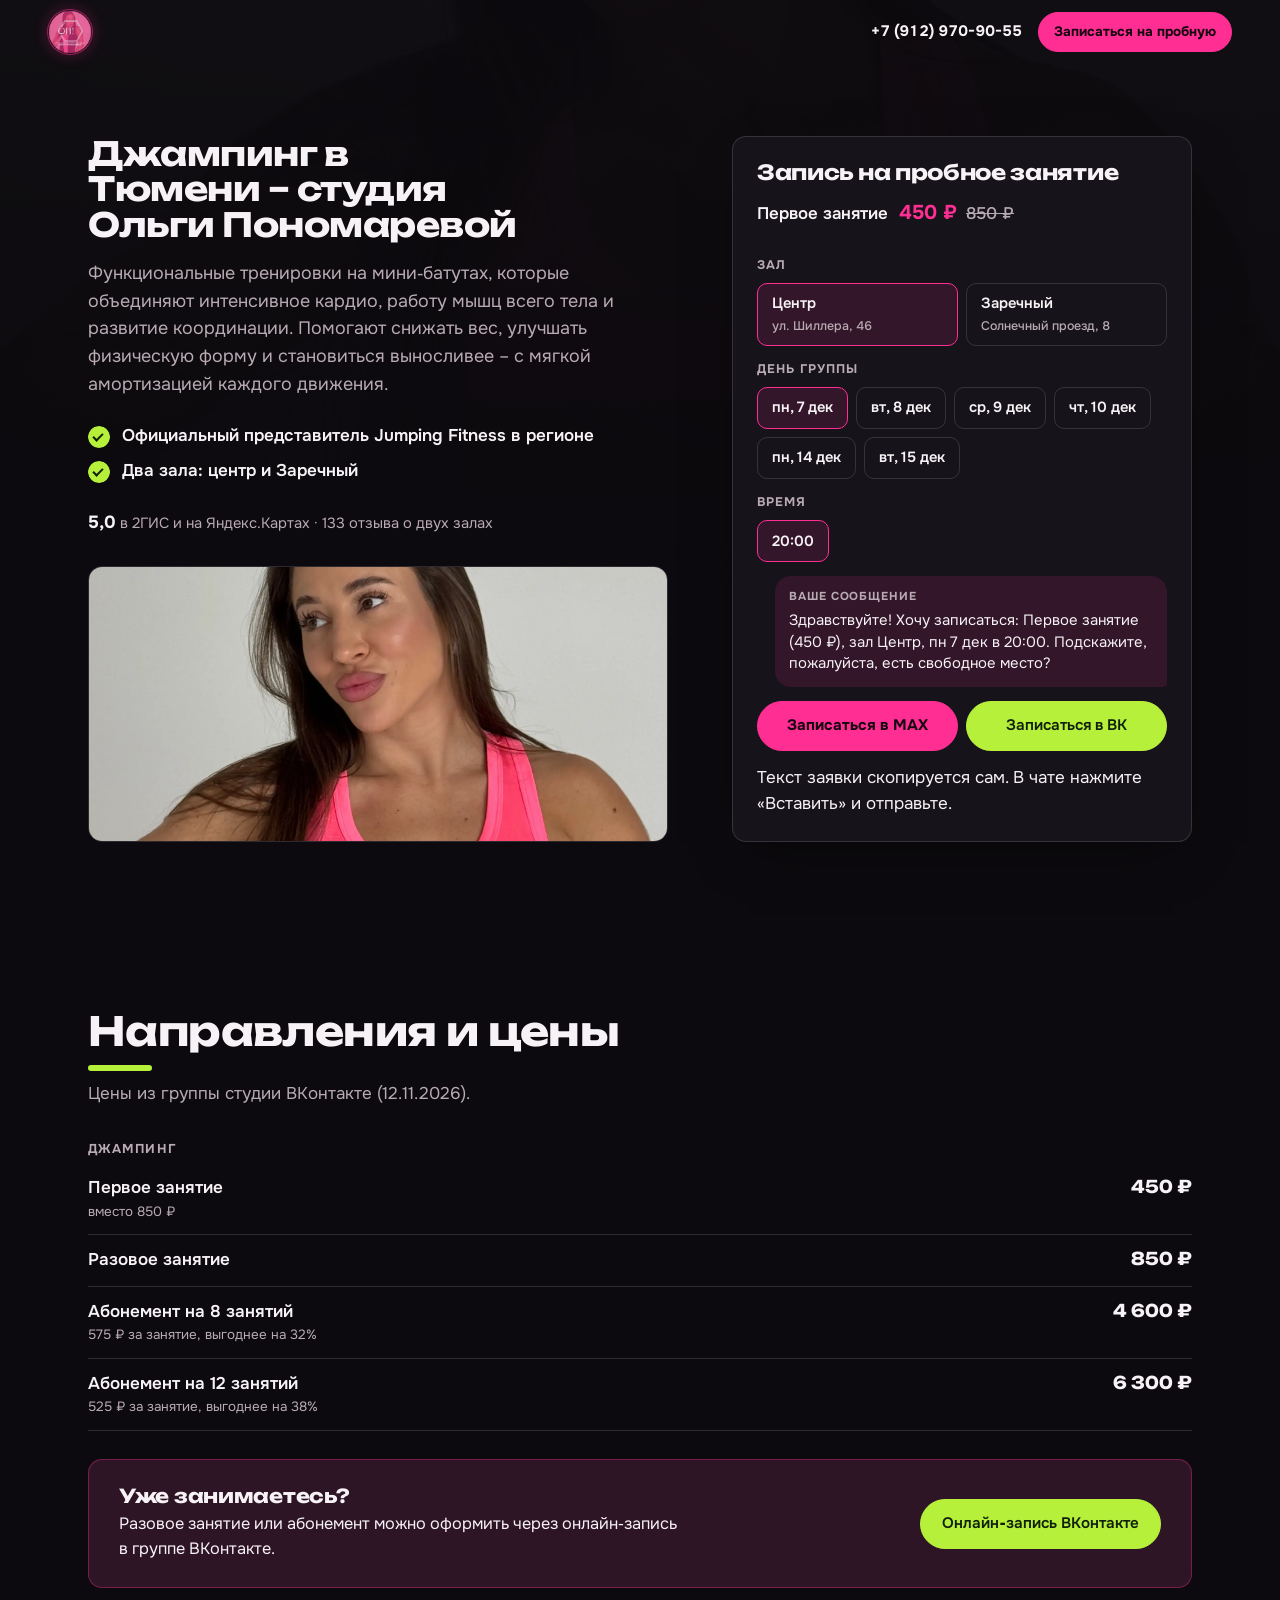
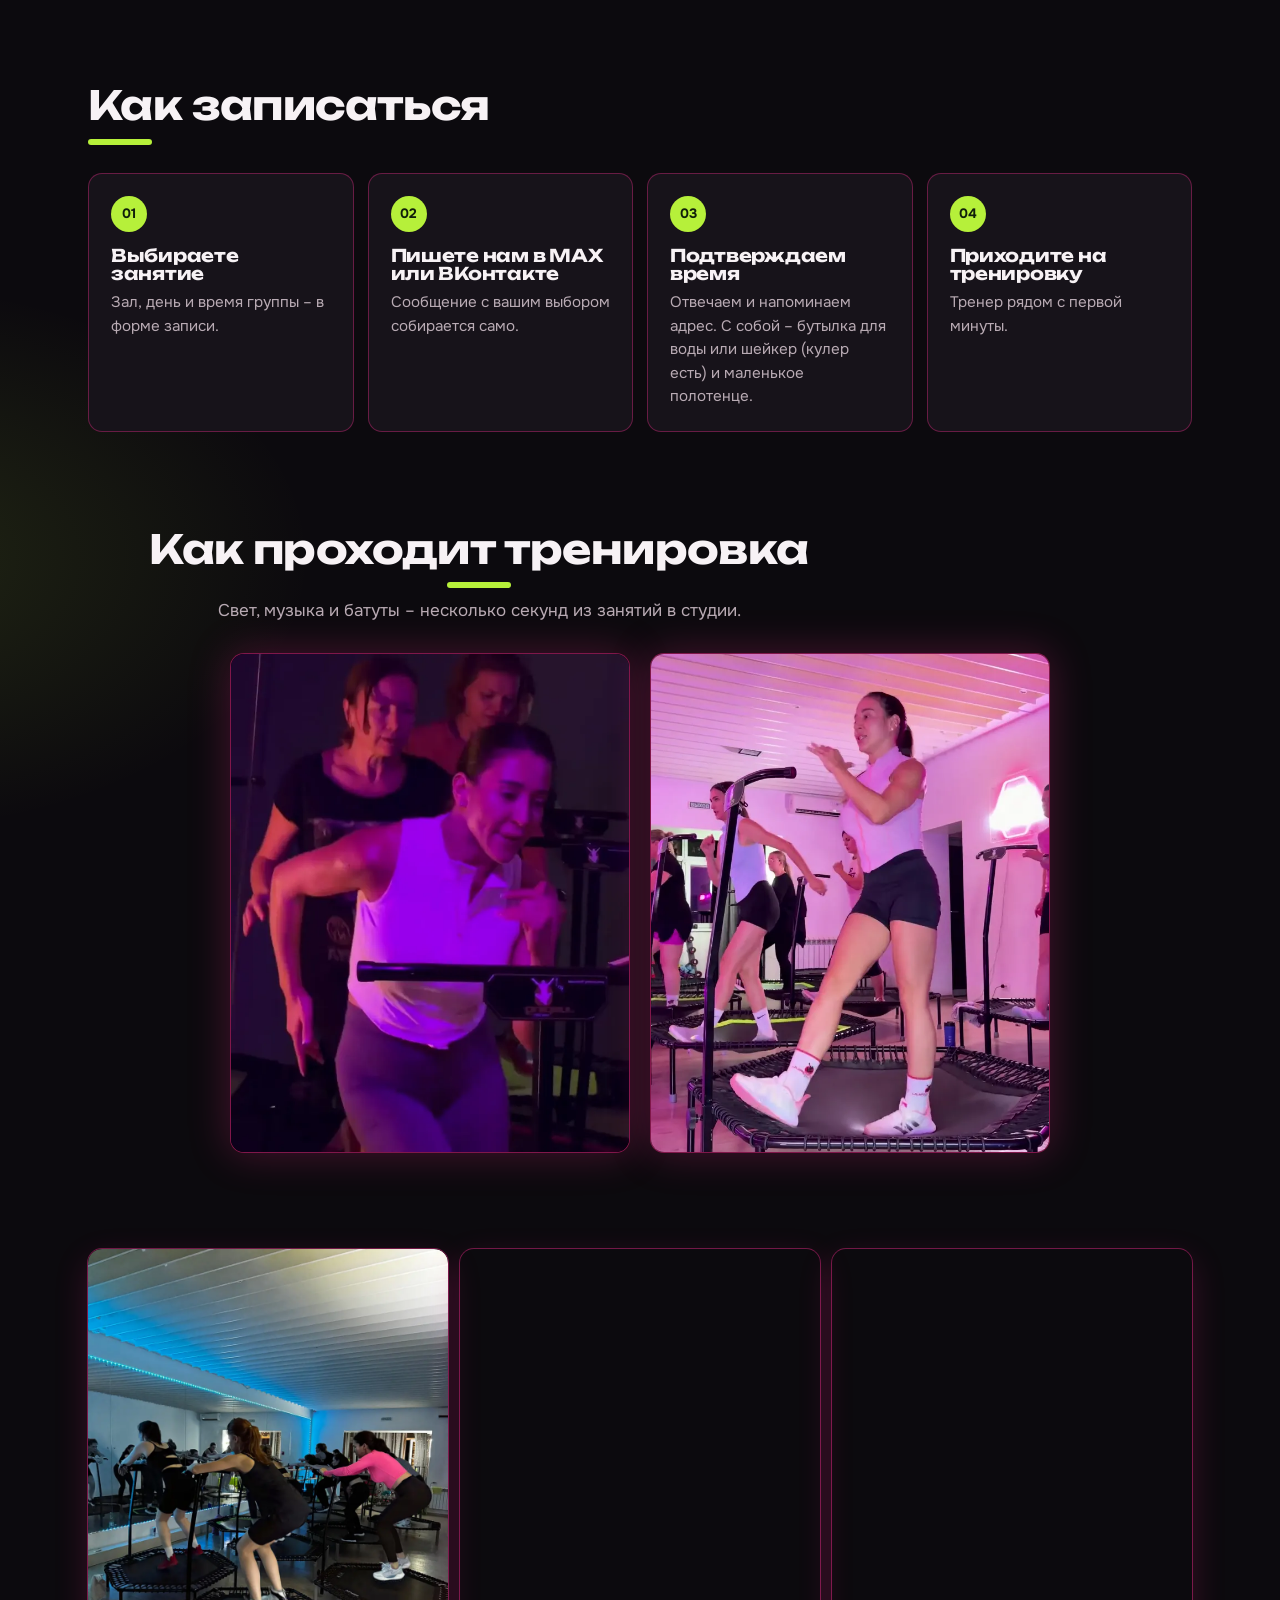
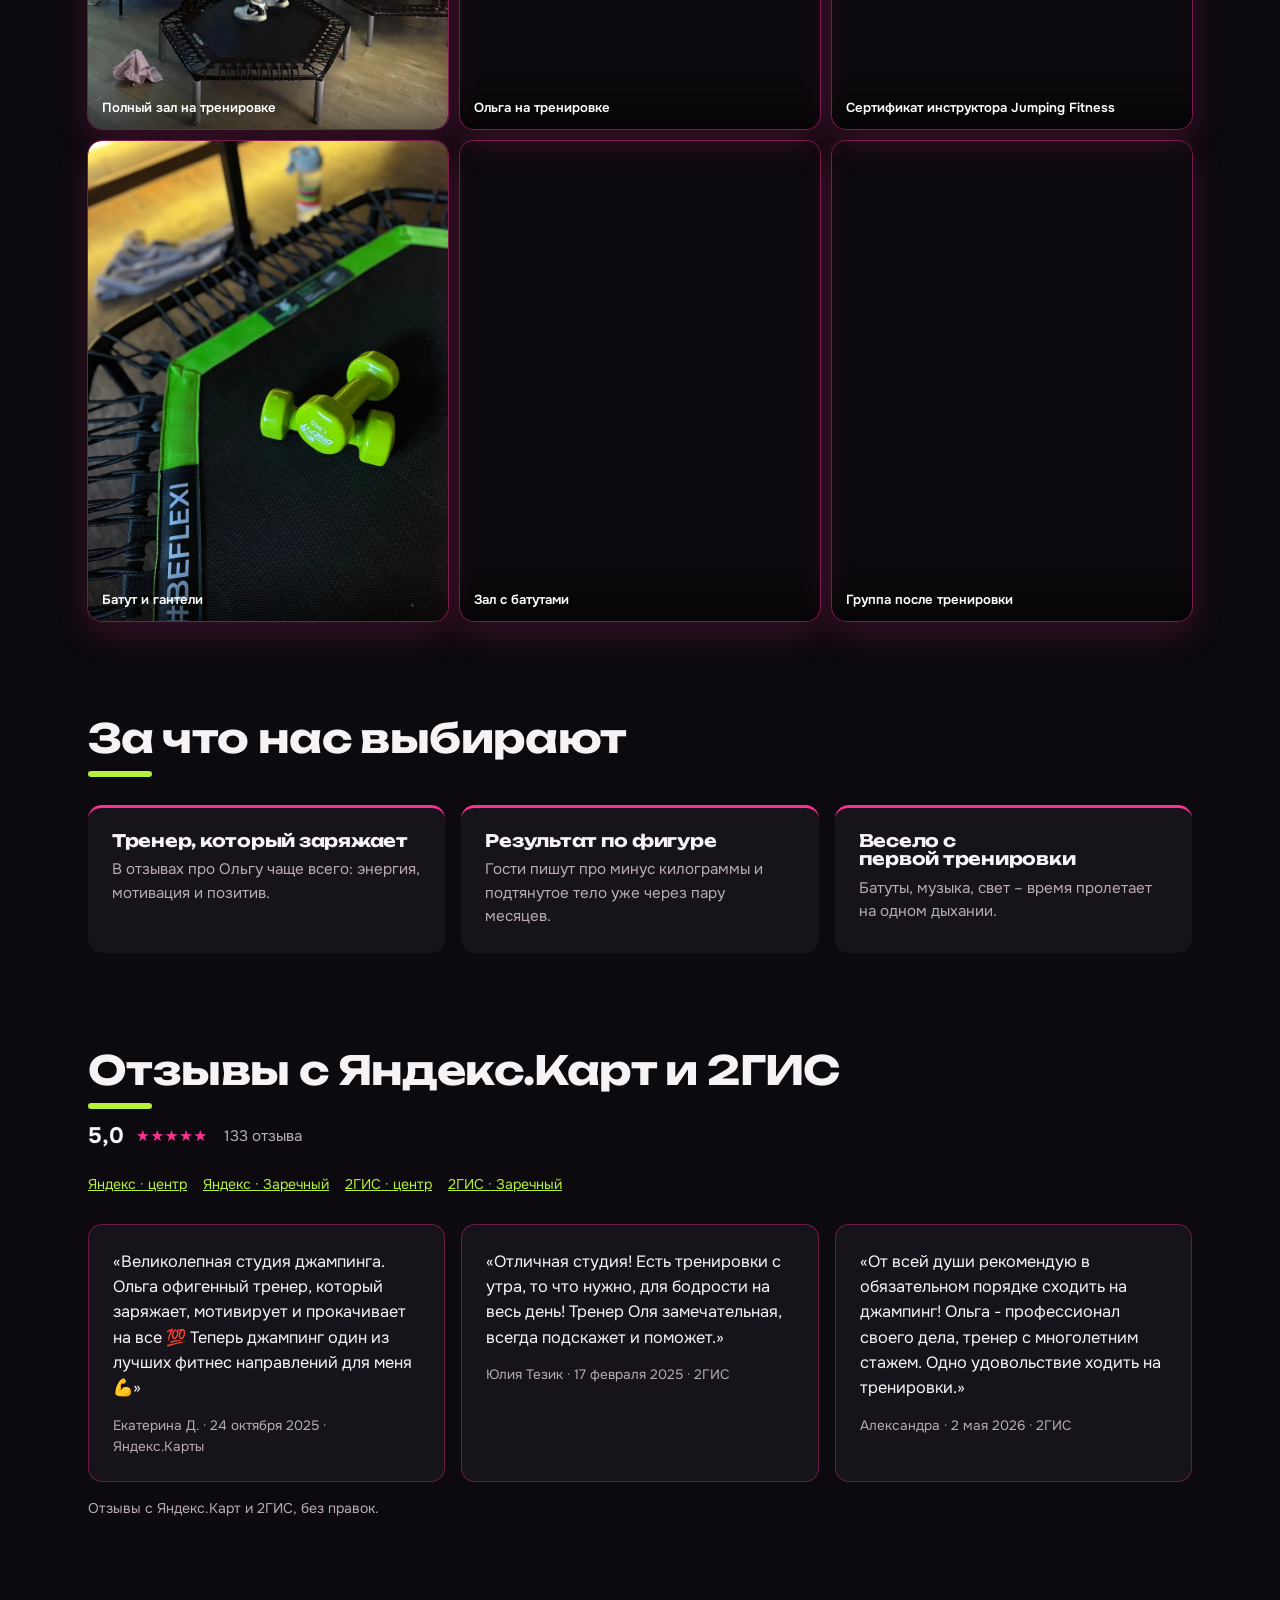
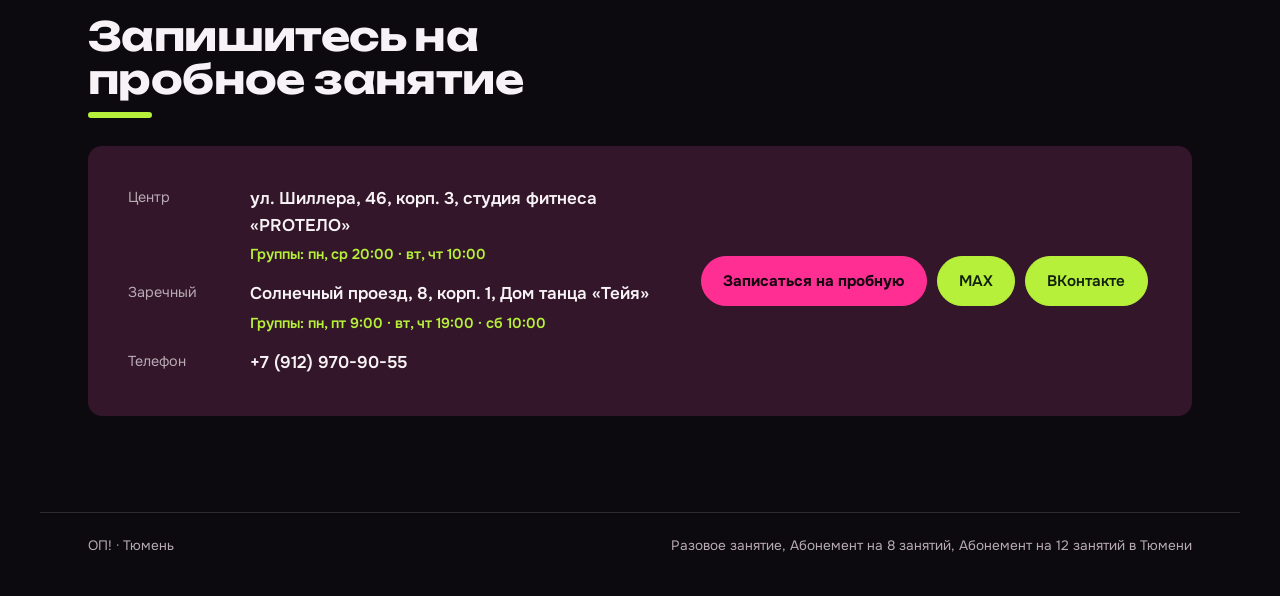
<file: index.html>
<!doctype html>
<html lang="ru">
<head>
<meta charset="utf-8">
<meta name="viewport" content="width=device-width, initial-scale=1, viewport-fit=cover">
<title>Джампинг в Тюмени – студия ОП! Ольги Пономаревой</title>
<meta name="description" content="Функциональные тренировки на мини‑батутах, которые объединяют интенсивное кардио, работу мышц всего тела и развитие координации. Помогают снижать вес, улучшать физическую форму и становиться выносливее – с мягкой амортизацией каждого движения.">
<meta property="og:type" content="website">
<meta property="og:title" content="Джампинг в Тюмени – студия ОП! Ольги Пономаревой">
<meta property="og:description" content="Функциональные тренировки на мини‑батутах, которые объединяют интенсивное кардио, работу мышц всего тела и развитие координации. Помогают снижать вес, улучшать физическую форму и становиться выносливее – с мягкой амортизацией каждого движения.">
<meta property="og:image" content="assets/hero.webp">
<link rel="preload" as="image" href="assets/hero.webp" fetchpriority="high">
<link rel="icon" type="image/png" sizes="48x48" href="assets/favicon-48.png">
<link rel="apple-touch-icon" sizes="180x180" href="assets/favicon-180.png">
<link rel="preconnect" href="https://fonts.googleapis.com">
<link rel="preconnect" href="https://fonts.gstatic.com" crossorigin>
<link href="https://fonts.googleapis.com/css2?family=Unbounded:wght@500;600&family=Onest:wght@400;500;600&display=swap" rel="stylesheet">
<style>
:root { --c-canvas: #0c0a0e; --c-surface: #17131a; --c-ink: #f7f2f5; --c-ink-soft: #b9abb4; --c-accent: #ff2e93; --c-accent-ink: #16060f; --c-accent-deep: #b6f03a; --f-display: "Unbounded", "Arial Black", system-ui, sans-serif; --f-text: "Onest", "Segoe UI", system-ui, sans-serif; --h1k: 0.8; }
</style>
<link rel="stylesheet" href="style-prod.css">
<!-- Yandex.Metrika counter -->
<script type="text/javascript">
    (function(m,e,t,r,i,k,a){
        m[i]=m[i]||function(){(m[i].a=m[i].a||[]).push(arguments)};
        m[i].l=1*new Date();
        for (var j = 0; j < document.scripts.length; j++) {if (document.scripts[j].src === r) { return; }}
        k=e.createElement(t),a=e.getElementsByTagName(t)[0],k.async=1,k.src=r,a.parentNode.insertBefore(k,a)
    })(window, document,'script','https://mc.yandex.ru/metrika/tag.js?id=114275667', 'ym');

    ym(114275667, 'init', {ssr:true, webvisor:true, clickmap:true, ecommerce:"dataLayer", referrer: document.referrer, url: location.href, accurateTrackBounce:true, trackLinks:true});
</script>
<noscript><div><img src="https://mc.yandex.ru/watch/114275667" style="position:absolute; left:-9999px;" alt="" /></div></noscript>
<!-- /Yandex.Metrika counter -->
</head>
<body class="s-prod" id="top" data-wa="" data-tg="jumpingtyumen" data-max="" data-chat="https://vk.me/jumpingtyumen">
<header class="s-bar" data-s-bar>
  <a class="s-bar__brand s-bar__brand--logo" href="#top"><img src="assets/logo-round.webp" alt="" width="128" height="128"><span class="s-vh">ОП!</span></a>
  <div class="s-bar__right">
    <a class="s-bar__tel" href="tel:+79129709055">+7 (912) 970-90-55</a>
    <a class="s-btn s-btn--sm" href="#widget">Записаться на пробную</a>
  </div>
</header>
<main>
  <section class="s-hero">
    <div class="s-hero__text">
      <h1>Джампинг в Тюмени – студия Ольги Пономаревой</h1>
      <p class="s-lead">Функциональные тренировки на мини‑батутах, которые объединяют интенсивное кардио, работу мышц всего тела и развитие координации. Помогают снижать вес, улучшать физическую форму и становиться выносливее – с мягкой амортизацией каждого движения.</p>
      <ul class="s-ticks"><li>Официальный представитель Jumping Fitness в регионе</li><li>Два зала: центр и Заречный</li></ul>
      <p class="s-rating"><b>5,0</b> в 2ГИС и на Яндекс.Картах · 133 отзыва о двух залах</p>
      <figure class="s-hero__photo"><img class="" src="assets/hero.webp" alt="Ольга Пономарева в форме Jumping Fitness Official Russia Team" loading="lazy" decoding="async"></figure>
    </div>
    <div class="s-hero__widget" id="widget"><form class="s-widget" data-s-booking data-days="6" data-closed="" data-schedule="{&quot;Центр&quot;:{&quot;1&quot;:[&quot;20:00&quot;],&quot;2&quot;:[&quot;10:00&quot;],&quot;3&quot;:[&quot;20:00&quot;],&quot;4&quot;:[&quot;10:00&quot;]},&quot;Заречный&quot;:{&quot;1&quot;:[&quot;09:00&quot;],&quot;2&quot;:[&quot;19:00&quot;],&quot;4&quot;:[&quot;19:00&quot;],&quot;5&quot;:[&quot;09:00&quot;],&quot;6&quot;:[&quot;10:00&quot;]}}" data-message="Здравствуйте! Хочу записаться: {услуга}, зал {зал}, {день} в {время}. Подскажите, пожалуйста, есть свободное место?" onsubmit="return false">
      <h2 class="s-widget__title">Запись на пробное занятие</h2>
      <p class="s-offer"><input type="radio" name="svc" value="0" data-name="Первое занятие" data-price="450" hidden checked>Первое занятие <b>450 ₽</b> <s>850 ₽</s></p>
      <fieldset><legend>Зал</legend><div class="s-chips s-locs"><label class="s-chip s-chip--row"><input type="radio" name="loc" value="Центр" checked><span>Центр</span><b class="s-loc">ул. Шиллера, 46</b></label><label class="s-chip s-chip--row"><input type="radio" name="loc" value="Заречный"><span>Заречный</span><b class="s-loc">Солнечный проезд, 8</b></label></div></fieldset>
      <fieldset><legend>День группы</legend><div class="s-chips" data-s-days></div></fieldset>
      <fieldset><legend>Время</legend><div class="s-chips" data-s-times></div></fieldset>
      <div class="s-bubble" aria-live="polite"><span class="s-bubble__label">Ваше сообщение</span><p data-s-bubble></p></div>
      <div class="s-send">
        <a class="s-btn s-btn--wide" data-s-msg="chat" data-href="https://max.ru/u/f9LHodD0cOLrd97jFkdBSFUIZ3hL_hq2BAzHz7ZETGYdhFfhDaS79tmNMVQ" href="#">Записаться в MAX</a>
        <a class="s-btn s-btn--wide s-btn--ghost" data-s-msg="chat" data-href="https://vk.me/jumpingtyumen" href="#">Записаться в ВК</a>
      </div>
      <p class="s-send__hint">Текст заявки скопируется сам. В чате нажмите «Вставить» и отправьте.</p>
      <p class="s-send__note" data-s-copied hidden>Готово: текст заявки скопирован. Откройте чат, нажмите «Вставить» и отправьте.</p>
      
    </form></div>
    <figure class="s-hero__bg" aria-hidden="true"><img class="" src="assets/hero.webp" alt="Ольга Пономарева в форме Jumping Fitness Official Russia Team" decoding="async" fetchpriority="high"></figure>
  </section>

  

  <section class="s-section s-reveal" id="prices">
    <header class="s-section__head"><h2>Направления и цены</h2><p>Цены из группы студии ВКонтакте (12.11.2026).</p></header>
    <div class="s-board"><div class="s-board__group">
      <h3 class="s-board__title">Джампинг</h3>
      <ul class="s-board__list">
        <li class="s-board__row"><span class="s-board__name">Первое занятие<em>вместо 850 ₽</em></span><span class="s-board__dots" aria-hidden="true"></span><span class="s-board__price">450 ₽</span></li>
        <li class="s-board__row"><span class="s-board__name">Разовое занятие</span><span class="s-board__dots" aria-hidden="true"></span><span class="s-board__price">850 ₽</span></li>
        <li class="s-board__row"><span class="s-board__name">Абонемент на 8 занятий<em>575 ₽ за занятие, выгоднее на 32%</em></span><span class="s-board__dots" aria-hidden="true"></span><span class="s-board__price">4 600 ₽</span></li>
        <li class="s-board__row"><span class="s-board__name">Абонемент на 12 занятий<em>525 ₽ за занятие, выгоднее на 38%</em></span><span class="s-board__dots" aria-hidden="true"></span><span class="s-board__price">6 300 ₽</span></li>
      </ul>
    </div></div>
    <div class="s-vkcard"><div><h3>Уже занимаетесь?</h3><p>Разовое занятие или абонемент можно оформить через онлайн‑запись в группе ВКонтакте.</p></div><a class="s-btn s-btn--ghost" href="https://vk.ru/app6277910_-226819091" target="_blank" rel="noopener">Онлайн‑запись ВКонтакте</a></div>
  </section>

  <section class="s-section s-reveal">
    <header class="s-section__head"><h2>Как записаться</h2></header>
    <ol class="s-steps">
      <li class="s-steps__item"><span class="s-steps__n">01</span><h3>Выбираете занятие</h3><p>Зал, день и время группы – в форме записи.</p></li>
      <li class="s-steps__item"><span class="s-steps__n">02</span><h3>Пишете нам в MAX или ВКонтакте</h3><p>Сообщение с вашим выбором собирается само.</p></li>
      <li class="s-steps__item"><span class="s-steps__n">03</span><h3>Подтверждаем время</h3><p>Отвечаем и напоминаем адрес. С собой – бутылка для воды или шейкер (кулер есть) и маленькое полотенце.</p></li>
      <li class="s-steps__item"><span class="s-steps__n">04</span><h3>Приходите на тренировку</h3><p>Тренер рядом с первой минуты.</p></li>
    </ol>
  </section>

  <section class="s-section s-reveal s-vid" id="video">
    <header class="s-section__head"><h2>Как проходит тренировка</h2><p>Свет, музыка и батуты – несколько секунд из занятий в студии.</p></header>
    <div class="s-vid__grid"><figure class="s-vid__box"><video data-src="assets/hero-video.mp4" poster="assets/hero-poster.webp" muted loop playsinline preload="none" aria-label="Тренировка Ольги на батутах"></video></figure><figure class="s-vid__box"><video data-src="assets/video-2.mp4" poster="assets/video-2-poster.webp" muted loop playsinline preload="none" aria-label="Ольга ведет джампинг в розовом зале"></video></figure></div>
  </section>

  <section class="s-photos s-mosaic s-reveal" aria-label="Фото студии"><figure class="m1"><img src="assets/p1.webp" alt="Полный зал на тренировке" loading="lazy" decoding="async"><figcaption>Полный зал на тренировке</figcaption></figure><figure class="m2"><img src="assets/p2.webp" alt="Ольга на тренировке" loading="lazy" decoding="async"><figcaption>Ольга на тренировке</figcaption></figure><figure class="m3"><img src="assets/p3.webp" alt="Сертификат инструктора Jumping Fitness" loading="lazy" decoding="async"><figcaption>Сертификат инструктора Jumping Fitness</figcaption></figure><figure class="m4"><img src="assets/p4.webp" alt="Батут и гантели" loading="lazy" decoding="async"><figcaption>Батут и гантели</figcaption></figure><figure class="m5"><img src="assets/p5.webp" alt="Зал с батутами" loading="lazy" decoding="async"><figcaption>Зал с батутами</figcaption></figure><figure class="m6"><img src="assets/p6.webp" alt="Группа после тренировки" loading="lazy" decoding="async"><figcaption>Группа после тренировки</figcaption></figure></section>

  <section class="s-section s-reveal">
    <header class="s-section__head"><h2>За что нас выбирают</h2></header>
    <ul class="s-promises">
      <li><h3>Тренер, который заряжает</h3><p>В отзывах про Ольгу чаще всего: энергия, мотивация и позитив.</p></li>
      <li><h3>Результат по фигуре</h3><p>Гости пишут про минус килограммы и подтянутое тело уже через пару месяцев.</p></li>
      <li><h3>Весело с первой тренировки</h3><p>Батуты, музыка, свет – время пролетает на одном дыхании.</p></li>
    </ul>
  </section>

  <section class="s-section s-reveal">
    <header class="s-section__head s-section__head--reviews"><h2>Отзывы с Яндекс.Карт и 2ГИС</h2><p class="s-reviews__rating"><span class="s-reviews__num">5,0</span><span class="s-reviews__stars" style="--r: 5" aria-label="рейтинг 5,0 из 5"></span><span class="s-reviews__count">133 отзыва</span></p><p class="s-revlinks"><a href="https://yandex.ru/maps/org/op_/10589528469/reviews/" target="_blank" rel="noopener">Яндекс · центр</a><a href="https://yandex.ru/maps/org/op_/159982340097/reviews/" target="_blank" rel="noopener">Яндекс · Заречный</a><a href="https://2gis.ru/tyumen/firm/70000001092489869/tab/reviews" target="_blank" rel="noopener">2ГИС · центр</a><a href="https://2gis.ru/tyumen/firm/70000001092012764/tab/reviews" target="_blank" rel="noopener">2ГИС · Заречный</a></p></header>
    <ul class="s-reviews">
      <li><blockquote>«Великолепная студия джампинга. Ольга офигенный тренер, который заряжает, мотивирует и прокачивает на все 💯 Теперь джампинг один из лучших фитнес направлений для меня💪»</blockquote><p class="s-reviews__who">Екатерина Д. · 24 октября 2025 · Яндекс.Карты</p></li>
      <li><blockquote>«Отличная студия! Есть тренировки с утра, то что нужно, для бодрости на весь день! Тренер Оля замечательная, всегда подскажет и поможет.»</blockquote><p class="s-reviews__who">Юлия Тезик · 17 февраля 2025 · 2ГИС</p></li>
      <li><blockquote>«От всей души рекомендую в обязательном порядке сходить на джампинг! Ольга - профессионал своего дела, тренер с многолетним стажем. Одно удовольствие ходить на тренировки.»</blockquote><p class="s-reviews__who">Александра · 2 мая 2026 · 2ГИС</p></li>
    </ul>
    <p class="s-note">Отзывы с Яндекс.Карт и 2ГИС, без правок.</p>
  </section>

  

  <section class="s-section s-final s-reveal" id="contacts">
    <header class="s-section__head"><h2>Запишитесь на пробное занятие</h2></header>
    <div class="s-contacts">
      <dl>
        <div><dt>Центр</dt><dd>ул. Шиллера, 46, корп. 3, студия фитнеса «PROТЕЛО»<br><span class="s-sched">Группы: пн, ср 20:00 · вт, чт 10:00</span></dd></div>
        <div><dt>Заречный</dt><dd>Солнечный проезд, 8, корп. 1, Дом танца «Тейя»<br><span class="s-sched">Группы: пн, пт 9:00 · вт, чт 19:00 · сб 10:00</span></dd></div>
        <div><dt>Телефон</dt><dd><a href="tel:+79129709055">+7 (912) 970-90-55</a></dd></div>
      </dl>
      <div class="s-contacts__actions">
        <a class="s-btn" href="#widget">Записаться на пробную</a>
        
        <a class="s-btn s-btn--ghost" data-s-msg="chat" data-href="https://max.ru/u/f9LHodD0cOLrd97jFkdBSFUIZ3hL_hq2BAzHz7ZETGYdhFfhDaS79tmNMVQ" href="#">MAX</a>
        <a class="s-btn s-btn--ghost" data-s-msg="chat" data-href="https://vk.me/jumpingtyumen" href="#">ВКонтакте</a>
      </div>
    </div>
  </section>
</main>
<footer class="s-foot"><p>ОП! · Тюмень</p><p>Разовое занятие, Абонемент на 8 занятий, Абонемент на 12 занятий в Тюмени</p></footer>
<nav class="s-dock" aria-label="Быстрая связь"><a class="s-btn" href="#widget">Записаться на пробную</a><a class="s-btn s-btn--ghost" href="tel:+79129709055">Позвонить</a></nav>
<script src="style.js" defer></script>
<script>
(function () {
  var vs = document.querySelectorAll(".s-vid video"); if (!vs.length) return;
  var go = function (v) { if (!v.src) { v.src = v.dataset.src; v.load(); } v.play().catch(function () {}); };
  if (!("IntersectionObserver" in window)) return vs.forEach(go);
  var io = new IntersectionObserver(function (es) { es.forEach(function (e) { e.isIntersecting ? go(e.target) : e.target.pause(); }); }, { rootMargin: "300px" });
  vs.forEach(function (v) { io.observe(v); });
})();
</script>
</body>
</html>
</file>
<file: style-prod.css>
/* Стиль «Продающий»: лендинг под заявки. Главная деталь – калькулятор или онлайн-запись на первом экране
   и живое «сообщение-превью», которое уходит владельцу в мессенджер. Цвета и шрифты – из палитры ниши. */
*, *::before, *::after { box-sizing: border-box; }
:root {
  --hair: color-mix(in srgb, var(--c-ink) 14%, transparent);
  --tint: color-mix(in srgb, var(--c-accent) 12%, var(--c-surface));
  --wrap: 1200px; --gut: clamp(16px, 4vw, 48px);
  --r: 14px;
  --shadow: 0 18px 50px -18px color-mix(in srgb, #000 55%, transparent);
}
html { scroll-behavior: smooth; -webkit-text-size-adjust: 100%; overflow-x: clip; }
body { margin: 0; background: var(--c-canvas); color: var(--c-ink); font: 400 17px/1.55 var(--f-text); -webkit-font-smoothing: antialiased; }
img { display: block; max-width: 100%; }
a { color: inherit; }
h1, h2, h3 { font-family: var(--f-display); font-weight: 700; line-height: 1.06; margin: 0; letter-spacing: -.015em; text-wrap: balance; }
p { margin: 0; }
fieldset { border: 0; margin: 0; padding: 0; min-width: 0; }
:focus-visible { outline: 2px solid var(--c-accent); outline-offset: 3px; border-radius: 4px; }

.s-btn { display: inline-flex; align-items: center; justify-content: center; min-height: 50px; padding: 0 1.4em; border-radius: 999px;
  background: var(--c-accent); color: var(--c-accent-ink); font: 700 .95rem/1.1 var(--f-text); text-decoration: none; border: 1px solid var(--c-accent);
  text-align: center; transition: filter .2s ease, transform .2s ease; cursor: pointer; }
.s-btn:hover { filter: brightness(1.07); }
.s-btn:active { transform: translateY(1px); }
.s-btn--sm { min-height: 40px; padding: 0 1.1em; font-size: .85rem; }
.s-btn--ghost { background: transparent; color: var(--c-ink); border-color: var(--hair); font-weight: 600; }
.s-btn--wide { flex: 1; }

/* шапка */
.s-bar { position: sticky; top: 0; z-index: 30; display: flex; align-items: center; justify-content: space-between; gap: 16px;
  padding: 10px var(--gut); background: color-mix(in srgb, var(--c-canvas) 88%, transparent); -webkit-backdrop-filter: blur(10px); backdrop-filter: blur(10px); }
.s-bar.is-scrolled { box-shadow: 0 1px 0 var(--hair); }
.s-bar__brand { font: 700 1rem/1 var(--f-display); text-decoration: none; display: inline-flex; align-items: center; gap: .6em; min-height: 44px; white-space: nowrap; min-width: 0; }
.s-bar__brand i { width: .75em; height: .75em; border-radius: 50%; background: var(--c-accent); }
.s-bar__right { display: flex; align-items: center; gap: 16px; }
.s-bar__tel { text-decoration: none; font-weight: 700; font-size: .95rem; font-variant-numeric: tabular-nums; }

main { max-width: var(--wrap); margin: 0 auto; padding: 0 var(--gut); }

/* первый экран: текст слева, виджет справа, фото ниши – приглушённым фоном */
.s-hero { position: relative; display: grid; grid-template-columns: minmax(0, 1fr) minmax(0, 460px); gap: clamp(28px, 5vw, 64px); align-items: start;
  padding: clamp(32px, 6vw, 72px) 0 clamp(40px, 6vw, 72px); isolation: isolate; }
.s-hero__bg { position: absolute; z-index: -1; margin: 0; top: 0; left: calc(50% - 50vw); width: 100vw; height: min(78%, 620px); overflow: hidden; }
.s-hero__bg img { width: 100%; height: 100%; object-fit: cover; opacity: .3; filter: saturate(.85); }
.s-hero__bg::after { content: ""; position: absolute; inset: 0; background: linear-gradient(180deg, color-mix(in srgb, var(--c-canvas) 40%, transparent), var(--c-canvas) 96%); }
/* фото бизнеса крупно в левой колонке: владелец узнаёт своё место с первого экрана */
.s-hero__photo { margin: 30px 0 0; }
.s-hero__photo img { width: 100%; aspect-ratio: 16 / 9; object-fit: cover; border-radius: var(--r); border: 1px solid var(--hair); }
.s-hero__photo figcaption { margin-top: 8px; font-size: .84rem; color: var(--c-ink-soft); }
.s-eyebrow { display: inline-block; font-size: .8rem; font-weight: 700; letter-spacing: .1em; text-transform: uppercase; color: var(--c-accent-deep, var(--c-accent)); margin-bottom: 16px; }
.s-hero h1 { font-size: calc(clamp(2.1rem, 4.4vw, 3.7rem) * var(--h1k, 1)); overflow-wrap: break-word; hyphens: auto; }
.s-lead { margin-top: 18px; font-size: 1.12rem; color: var(--c-ink-soft); max-width: 32em; }
.s-ticks { list-style: none; margin: 26px 0 0; padding: 0; display: grid; gap: 12px; }
.s-ticks li { position: relative; padding-left: 34px; font-weight: 600; line-height: 1.35; }
.s-ticks li::before { content: ""; position: absolute; left: 0; top: .1em; width: 22px; height: 22px; border-radius: 50%; background: var(--c-accent);
  -webkit-mask: radial-gradient(circle, #000 0 100%); }
.s-ticks li::after { content: ""; position: absolute; left: 7px; top: calc(.1em + 5px); width: 6px; height: 10px; border: solid var(--c-accent-ink); border-width: 0 2px 2px 0; transform: rotate(45deg); }
.s-rating { margin-top: 26px; font-size: .92rem; color: var(--c-ink-soft); }
.s-rating b { color: var(--c-ink); font-size: 1.1rem; }

/* виджет */
.s-hero__widget { position: sticky; top: 76px; }
.s-widget { background: var(--c-surface); border-radius: var(--r); padding: 24px; box-shadow: var(--shadow); display: grid; gap: 18px; border: 1px solid var(--hair); }
.s-widget__title { font-size: 1.3rem; }
.s-widget legend, .s-range label { font-size: .78rem; font-weight: 700; letter-spacing: .08em; text-transform: uppercase; color: var(--c-ink-soft); margin-bottom: 8px; padding: 0; }
.s-chips { display: flex; flex-wrap: wrap; gap: 8px; }
.s-chips--col { flex-direction: column; flex-wrap: nowrap; }
.s-chip { position: relative; display: inline-flex; align-items: center; gap: 10px; min-height: 42px; padding: 8px 14px; border-radius: 10px; border: 1px solid var(--hair);
  cursor: pointer; font-size: .92rem; font-weight: 600; transition: border-color .15s ease, background-color .15s ease; }
.s-chip--row { justify-content: space-between; }
.s-chip--row b { font-weight: 700; white-space: nowrap; font-variant-numeric: tabular-nums; }
.s-chip--row b small { font-weight: 500; color: var(--c-ink-soft); }
.s-chip__p { font-weight: 500; font-size: .8rem; color: var(--c-ink-soft); white-space: nowrap; }
.s-chip input { position: absolute; opacity: 0; pointer-events: none; }
.s-chip:has(input:checked) { border-color: var(--c-accent); background: var(--tint); }
.s-chip:has(input:focus-visible) { outline: 2px solid var(--c-accent); outline-offset: 2px; }
.s-chip[aria-disabled="true"] { opacity: .4; cursor: default; }
.s-check { display: flex; align-items: center; gap: 10px; font-weight: 600; font-size: .92rem; cursor: pointer; }
.s-check input { width: 20px; height: 20px; accent-color: var(--c-accent); }
.s-check b { margin-left: auto; font-variant-numeric: tabular-nums; }
.s-range { display: grid; gap: 6px; }
.s-range label { display: flex; justify-content: space-between; margin: 0; }
.s-range label b { color: var(--c-ink); font-size: 1rem; font-weight: 700; letter-spacing: 0; text-transform: none; font-variant-numeric: tabular-nums; }
.s-range input { width: 100%; accent-color: var(--c-accent); height: 28px; }
.s-total { display: flex; align-items: baseline; justify-content: space-between; gap: 12px; padding-top: 14px; border-top: 1px solid var(--hair); }
.s-total span { color: var(--c-ink-soft); font-weight: 600; }
.s-total b { font: 700 1.9rem/1 var(--f-display); font-variant-numeric: tabular-nums; color: var(--c-accent); }

/* сообщение-превью: пузырь чата */
.s-bubble { position: relative; background: var(--tint); border-radius: 16px 16px 4px 16px; padding: 12px 14px; margin-left: 18px; }
.s-bubble__label { display: block; font-size: .72rem; font-weight: 700; letter-spacing: .08em; text-transform: uppercase; color: var(--c-ink-soft); margin-bottom: 4px; }
.s-bubble p { font-size: .93rem; line-height: 1.45; }
.s-send { display: flex; gap: 8px; }
.s-send__note { font-size: .82rem; color: var(--c-accent-deep, var(--c-accent)); }
.s-demo { font-size: .78rem; color: var(--c-ink-soft); }

/* секции */
.s-section { padding: clamp(56px, 8vw, 96px) 0 0; }
.s-section__head { display: grid; gap: 10px; margin-bottom: 28px; max-width: 46em; }
.s-section__head h2 { font-size: clamp(1.7rem, 3.2vw, 2.5rem); }
.s-section__head p { color: var(--c-ink-soft); }
.s-note { margin-top: 16px; font-size: .88rem; color: var(--c-ink-soft); max-width: 52em; }

.s-incl { display: grid; grid-template-columns: 1fr 1fr; gap: 16px; }
.s-incl > div { background: var(--c-surface); border-radius: var(--r); padding: 26px; border: 1px solid var(--hair); }
.s-incl > div:first-child { background: var(--tint); border-color: transparent; }
.s-incl h3 { font-size: 1.1rem; margin-bottom: 14px; }
.s-incl ul { margin: 0; padding-left: 1.1em; display: grid; gap: 8px; }

.s-board { display: grid; grid-template-columns: repeat(auto-fit, minmax(min(100%, 420px), 1fr)); gap: 12px 56px; }
.s-board__title { font: 700 .8rem var(--f-text); letter-spacing: .1em; text-transform: uppercase; color: var(--c-ink-soft); margin: 6px 0; }
.s-board__list { list-style: none; margin: 0; padding: 0; }
.s-board__row { display: flex; align-items: baseline; gap: 10px; padding: 12px 0; border-bottom: 1px solid var(--hair); }
.s-board__name { font-weight: 600; }
.s-board__name em { display: block; font-style: normal; font-size: .84rem; color: var(--c-ink-soft); font-weight: 400; }
.s-board__dots { flex: 1; }
.s-board__price { font: 700 1.1rem/1 var(--f-display); font-variant-numeric: tabular-nums; white-space: nowrap; }
.s-board__price small { font: 500 .78rem var(--f-text); color: var(--c-ink-soft); }

.s-steps { list-style: none; margin: 0; padding: 0; display: grid; grid-template-columns: repeat(auto-fit, minmax(min(100%, 170px), 1fr)); gap: 14px; }
.s-steps__item { background: var(--c-surface); border-radius: var(--r); padding: 22px; border: 1px solid var(--hair); }
.s-steps__n { display: inline-grid; place-items: center; width: 36px; height: 36px; border-radius: 50%; background: var(--c-accent); color: var(--c-accent-ink); font: 700 .85rem var(--f-text); }
.s-steps h3 { font-size: 1.1rem; margin-top: 14px; overflow-wrap: anywhere; hyphens: auto; }
.s-steps__item { min-width: 0; }
.s-steps p { margin-top: 8px; color: var(--c-ink-soft); font-size: .95rem; }

.s-photos { display: grid; grid-template-columns: repeat(3, 1fr); gap: 12px; padding-top: clamp(56px, 8vw, 96px); }
.s-photos figure { margin: 0; }
.s-photos img { width: 100%; aspect-ratio: 1 / 1; object-fit: cover; border-radius: var(--r); }
.s-photos figcaption { font-size: .82rem; color: var(--c-ink-soft); margin-top: 8px; }

.s-promises { list-style: none; margin: 0; padding: 0; display: grid; grid-template-columns: repeat(auto-fit, minmax(min(100%, 260px), 1fr)); gap: 16px; }
.s-promises li { border-radius: var(--r); padding: 24px; background: var(--c-surface); border-top: 4px solid var(--c-accent); display: grid; gap: 8px; align-content: start; }
.s-promises h3 { font-size: 1.08rem; }
.s-promises p { color: var(--c-ink-soft); font-size: .95rem; }

.s-reviews { list-style: none; margin: 0; padding: 0; display: grid; grid-template-columns: repeat(auto-fit, minmax(min(100%, 280px), 1fr)); gap: 16px; }
.s-reviews li { background: var(--c-surface); border-radius: var(--r); padding: 24px; display: grid; gap: 14px; align-content: start; border: 1px solid var(--hair); }
.s-reviews blockquote { margin: 0; font-size: 1.02rem; }
.s-reviews__who { font-size: .85rem; color: var(--c-ink-soft); }
.s-section__head--reviews { max-width: none; }
.s-reviews__rating { display: flex; flex-wrap: wrap; align-items: center; gap: 6px 12px; color: var(--c-ink-soft); font-size: .95rem; }
.s-reviews__num { font-weight: 700; font-size: 1.4rem; color: var(--c-ink); }
.s-reviews__stars { --r: 5; display: inline-block; width: 5em; height: 1em; font-size: .95rem; line-height: 1; letter-spacing: .05em; white-space: nowrap; color: color-mix(in srgb, var(--c-ink) 18%, transparent); position: relative; }
.s-reviews__stars::before { content: "★★★★★"; }
.s-reviews__stars::after { content: "★★★★★"; position: absolute; inset: 0; width: calc(var(--r) / 5 * 100%); overflow: hidden; color: var(--c-accent); }
.s-reviews__all { color: var(--c-ink); text-underline-offset: 3px; }
.s-reviews__all:hover { color: var(--c-accent-deep, var(--c-accent)); }

.s-faq { display: grid; gap: 10px; max-width: 860px; }
.s-faq details { background: var(--c-surface); border-radius: 12px; border: 1px solid var(--hair); }
.s-faq summary { cursor: pointer; list-style: none; padding: 18px 52px 18px 20px; font-weight: 700; position: relative; }
.s-faq summary::-webkit-details-marker { display: none; }
.s-faq summary::after { content: "+"; position: absolute; right: 20px; top: 50%; transform: translateY(-50%); font: 700 1.4rem/1 var(--f-display); color: var(--c-accent); }
.s-faq details[open] summary::after { content: "–"; }
.s-faq details p { padding: 0 20px 18px; color: var(--c-ink-soft); }

.s-contacts { display: grid; grid-template-columns: 1.2fr 1fr; gap: 32px; background: var(--tint); border-radius: var(--r); padding: clamp(22px, 4vw, 40px); align-items: center; }
.s-contacts dl { margin: 0; display: grid; gap: 14px; }
.s-contacts dl div { display: grid; grid-template-columns: 110px 1fr; gap: 12px; }
.s-contacts dt { color: var(--c-ink-soft); font-size: .9rem; }
.s-contacts dd { margin: 0; font-weight: 600; }
.s-contacts dd a { text-decoration: none; }
.s-contacts__actions { display: flex; flex-wrap: wrap; gap: 10px; }

.s-foot { max-width: var(--wrap); margin: clamp(56px, 8vw, 96px) auto 0; padding: 22px var(--gut) 40px; border-top: 1px solid var(--hair);
  display: flex; justify-content: space-between; gap: 16px; font-size: .85rem; color: var(--c-ink-soft); flex-wrap: wrap; }
.s-dock { display: none; }
.s-slot { border-bottom: 1px dashed currentColor; opacity: .75; white-space: nowrap; }

@media (prefers-reduced-motion: no-preference) {
  .s-reveal { opacity: 0; transform: translateY(14px); transition: opacity .5s ease, transform .5s cubic-bezier(.2, .7, .2, 1); }
  .s-reveal.is-in { opacity: 1; transform: none; }
  .s-hero__text, .s-hero__widget { animation: s-rise .6s cubic-bezier(.2, .7, .2, 1) both; }
  .s-hero__widget { animation-delay: .1s; }
}
@keyframes s-rise { from { opacity: 0; transform: translateY(12px); } }

@media (max-width: 960px) {
  .s-hero { grid-template-columns: 1fr; }
  .s-hero__widget { position: static; }
  .s-hero__bg { height: 420px; }
  .s-hero__photo { display: none; }
  .s-incl, .s-contacts { grid-template-columns: 1fr; }
}
@media (max-width: 640px) {
  body { font-size: 16px; padding-bottom: 76px; }
  .s-bar__tel { display: none; }
  .s-bar { gap: 10px; }
  .s-bar__brand { font-size: .92rem; overflow: hidden; text-overflow: ellipsis; }
  .s-bar .s-btn--sm { white-space: nowrap; font-size: .78rem; padding: 0 .8em; flex-shrink: 0; }
  .s-widget { padding: 18px; }
  .s-steps { grid-template-columns: 1fr; }
  .s-photos { grid-template-columns: 1fr 1fr; }
  .s-photos figure:first-child { grid-column: 1 / -1; }
  .s-photos figure:first-child img { aspect-ratio: 16 / 10; }
  .s-contacts dl div { grid-template-columns: 1fr; gap: 2px; }
  .s-send { flex-direction: column; }
  .s-dock { display: flex; gap: 8px; position: fixed; z-index: 40; left: 0; right: 0; bottom: 0; padding: 10px 12px calc(10px + env(safe-area-inset-bottom));
    background: color-mix(in srgb, var(--c-canvas) 92%, transparent); -webkit-backdrop-filter: blur(10px); backdrop-filter: blur(10px); box-shadow: 0 -1px 0 var(--hair); }
  .s-dock .s-btn { flex: 1; min-height: 48px; font-size: .88rem; padding: 0 .9em; white-space: nowrap; }
  .s-dock .s-btn:first-child { flex: 1.7; }
}

/* правка Юли: фото и форма заказа на первом экране выровнены по низу (только компьютер) */
@media (min-width: 861px) {
  .s-hero { align-items: stretch; }
  .s-hero__text { display: flex; flex-direction: column; }
  .s-hero__photo { margin-top: auto; padding-top: 30px; flex: 1 1 auto; display: flex; min-height: 0; }
  .s-hero__photo img { aspect-ratio: auto; height: 100%; min-height: 220px; }
  .s-hero__widget { position: static; display: flex; flex-direction: column; }
  .s-hero__widget > .s-widget { flex: 1 1 auto; }
}

/* правка Юли: без переносов слов в текстах */
h1, h2, h3, p, li, a, span, b, figcaption, blockquote { -webkit-hyphens: manual !important; hyphens: manual !important; }

/* правка Юли: 6 фото студии сеткой 3 × 2, вертикальные кадры */
.s-mosaic { display: grid; grid-template-columns: repeat(3, 1fr); gap: 12px; }
.s-mosaic figure { position: relative; margin: 0; overflow: hidden; border-radius: var(--r); aspect-ratio: 3 / 4; }
.s-mosaic img { width: 100%; height: 100%; aspect-ratio: auto !important; object-fit: cover; display: block; transition: transform .5s ease; }
.s-mosaic figure:hover img { transform: scale(1.03); }
.s-mosaic figcaption { position: absolute; left: 0; right: 0; bottom: 0; margin: 0; padding: 26px 14px 10px; font-size: .82rem; font-weight: 600; color: #fff; background: linear-gradient(to top, rgb(0 0 0 / .55), transparent); }
@media (max-width: 860px) { .s-mosaic { grid-template-columns: 1fr 1fr; gap: 8px; } }

/* правка Юли: черный фон, неоновые розовый и салатовый */
body { background: radial-gradient(900px 500px at 90% -10%, rgb(255 46 147 / .22) 0%, transparent 60%), radial-gradient(800px 500px at -10% 40%, rgb(182 240 58 / .12) 0%, transparent 55%), var(--c-canvas); }
.s-hero__bg { opacity: .14; }
.s-section__head h2::after { content: ""; display: block; width: 64px; height: 6px; margin-top: 12px; border-radius: 3px; background: #b6f03a; }
.s-ticks li::before { background: #b6f03a !important; }
.s-ticks li::after { border-color: #10200a !important; }
.s-steps__n { background: #b6f03a; color: #10200a; }
.s-steps__item, .s-promises > li, .s-reviews > li { border-color: rgb(255 46 147 / .35) !important; }
.s-promises > li { border-top: 3px solid #ff2e93 !important; }
.s-btn--ghost { background: #b6f03a !important; border-color: #b6f03a !important; color: #10200a !important; }
.s-mosaic figure { box-shadow: 0 0 0 1px rgb(255 46 147 / .4), 0 12px 34px rgb(255 46 147 / .18); }
/* правка Юли: ролик вместо главного фото, на телефоне тоже */
/* правка Юли: главное фото – Ольга из группы ВК, лицо в кадре */
.s-hero__photo img { object-position: center 18%; }
@media (min-width: 861px) { .s-hero__photo { position: relative; min-height: 380px; } .s-hero__photo img { position: absolute; left: 0; right: 0; bottom: 0; top: 30px; width: 100%; height: calc(100% - 30px) !important; min-height: 0 !important; } }
@media (max-width: 860px) { .s-hero__photo { display: block !important; margin: 22px 0 0; } .s-hero__photo img { aspect-ratio: 4 / 5; height: auto; max-height: 70vh; } }
/* правка Юли: блок с роликом – вертикально, по центру, без растягивания */
#video .s-section__head { text-align: center; } #video .s-section__head h2::after { margin-left: auto; margin-right: auto; }
.s-vid__grid { display: grid; grid-template-columns: repeat(2, minmax(0, 400px)); justify-content: center; gap: 20px; }
.s-vid__box { margin: 0; }
@media (max-width: 700px) { .s-vid__grid { grid-template-columns: 1fr; gap: 14px; } }
/* правка Ольги: два зала в форме и контактах */
.s-bar__brand--logo img { display: block; height: 44px; width: 44px; border-radius: 50%; box-shadow: 0 0 0 1px rgb(255 46 147 / .5), 0 0 16px rgb(255 46 147 / .3); }
@media (max-width: 700px) { .s-bar__brand--logo { overflow: visible !important; } .s-bar__brand--logo img { height: 40px; width: 40px; } }
/* правка Юли 13.11: шапка не закреплена – уезжает вместе со страницей */
.s-bar { position: relative !important; top: auto !important; transform: none !important; z-index: 5; }
.s-hero { overflow: visible !important; } .s-hero__bg { top: -64px !important; }
/* правка Юли 13.11: заголовок меньше, фото тянется до низа формы – низ фото и формы на одной линии */
.s-hero h1 { hyphens: none !important; -webkit-hyphens: none !important; }
@media (min-width: 861px) { .s-hero h1 { font-size: clamp(2rem, 2.6vw, 2.5rem) !important; } .s-hero__photo { flex: 1 1 auto; min-height: 240px !important; margin-bottom: 0 !important; } }
.s-bar, .s-bar.is-scrolled { box-shadow: none !important; border-bottom: 0 !important; background: transparent !important; backdrop-filter: none !important; -webkit-backdrop-filter: none !important; }
.s-vh { position: absolute; width: 1px; height: 1px; overflow: hidden; clip: rect(0 0 0 0); white-space: nowrap; }
.s-hero__widget { align-self: start; } .s-hero__widget > .s-widget { flex: 0 0 auto; align-content: start; gap: 14px; }
/* правка Юли 13.11: на телефоне последнее фото (сертификат) тоже на всю ширину – без одинокого кадра */
@media (max-width: 860px) { .s-mosaic .m6 { grid-column: 1 / -1; aspect-ratio: 4 / 3; } .s-mosaic .m6 img { object-position: center 55%; } }
.s-locs { display: grid; grid-template-columns: 1fr 1fr; gap: 8px; }
.s-locs .s-chip--row { flex-direction: column; align-items: flex-start; gap: 2px; }
.s-chip--row b.s-loc { font-weight: 500; font-size: .78rem; color: var(--c-ink-soft); }
.s-sched { display: inline-block; margin-top: 4px; font-size: .9rem; color: #b6f03a; }
.s-offer { margin: 0 0 14px; font-size: 1.05rem; font-weight: 600; }
.s-offer b { margin-left: 6px; font-size: 1.25rem; color: #ff2e93; }
.s-offer s { margin-left: 4px; color: var(--c-ink-soft); font-weight: 500; }
/* правка Юли 13.11: онлайн-запись ВК – отдельной плашкой с кнопкой справа, как блок контактов */
.s-vkcard { display: flex; align-items: center; justify-content: space-between; gap: 18px 28px; margin-top: 28px; padding: 26px 30px; border-radius: var(--r); background: #2e1526; border: 1px solid rgb(255 46 147 / .35); }
.s-vkcard h3 { margin: 0 0 6px; font-size: 1.2rem; }
.s-vkcard p { margin: 0; font-size: 1.02rem; line-height: 1.5; color: var(--c-ink); max-width: 560px; }
.s-vkcard .s-btn { flex: none; }
@media (max-width: 700px) { .s-vkcard { flex-direction: column; align-items: stretch; padding: 22px 20px; } .s-vkcard .s-btn { text-align: center; } }
.s-revlinks { display: flex; flex-wrap: wrap; gap: 8px 16px; margin: 10px 0 0; font-size: .88rem; }
.s-revlinks a { color: #b6f03a; }
.s-banner { max-width: var(--max, 1160px); margin: 48px auto 8px; padding: 0 20px; }
.s-banner img { display: block; width: 100%; height: auto; border-radius: var(--r); box-shadow: 0 0 0 1px rgb(255 46 147 / .4), 0 16px 44px rgb(255 46 147 / .22); }
@media (max-width: 700px) { .s-banner { padding: 0 16px; } }
.s-vid__box video { display: block; width: 100%; aspect-ratio: 4 / 5; object-fit: cover; border-radius: var(--r); border: 1px solid rgb(255 46 147 / .5); background: #000; box-shadow: 0 0 40px rgb(255 46 147 / .25); }
</file>
